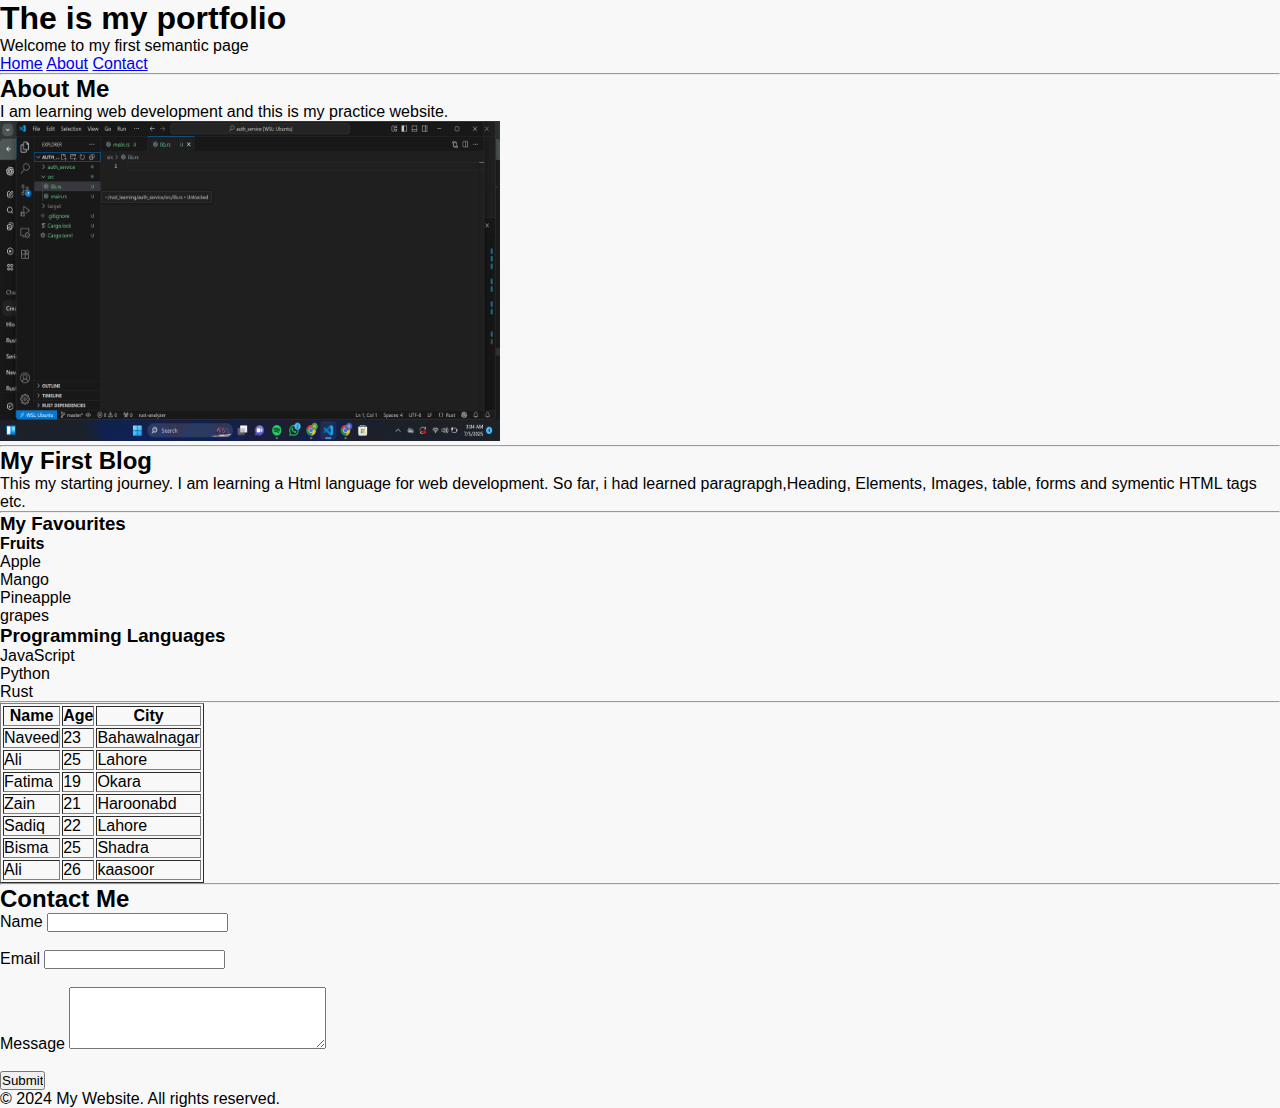
<file: index.html>
<!DOCTYPE html>
<html lang="en">
<head>
  <meta charset="UTF-8">
  <link rel="stylesheet" href="Style.css">
  <meta name="viewport" content="width=device-width, initial-scale=1.0">
  <title>Web page</title>
</head>
<body>
  
  <header>
    <h1>The is my portfolio
    </h1>
    <p>Welcome to my first semantic page</p>
    </header>
    <nav>
      <a href="#">Home</a>
      <a href="#">About</a>
      <a href="#">Contact</a>
    </nav>
    <hr>
    <section>
      <h2>About Me</h2>
      <p>I am learning web development and this is my practice website.</p>
      <img src="Screenshot (3).png" alt="Picture" width="500" height="320">
    </section>
  </hr>
  <hr>
    <article>
      <h2>
        My First Blog
      </h2>
      <p>This my starting journey. I am learning a Html language for web development. So far, i had learned paragrapgh,Heading, Elements, Images, table, forms and symentic HTML tags etc.</p>
    </article>
</hr>
<hr>
<section>
  <h3>My Favourites</h3>
  <h4>Fruits</h4>
  <ul>
    <li>Apple</li>
    <li>Mango</li>
    <li>Pineapple</li>
    <li>grapes</li>
  </ul>
   <h3>Programming Languages</h3>
    <ol>
      <li>JavaScript</li>
      <li>Python</li>
      <li>Rust</li>
    </ol>
</section>
<hr>
<section>
    <table border="1"> 
         <tr>
            <th>Name</th>
            <th>Age</th>
            <th>City</th>
            </tr>
            <tr>
            <td>Naveed</td>
            <td>23</td>     
            <td>Bahawalnagar</td>
            </tr>
            <tr>
            <td>Ali</td>
            <td>25</td>     
            <td>Lahore</td>
            </tr>
             <tr>
            <td>Fatima</td>
            <td>19</td>     
            <td>Okara</td>
            </tr>
             <tr>
            <td>Zain</td>
            <td>21</td>     
            <td>Haroonabd</td>
            </tr>
             <tr>
            <td>Sadiq</td>
            <td>22</td>     
            <td>Lahore</td>
            </tr>
             <tr>
            <td>Bisma</td>
            <td>25</td>     
            <td>Shadra</td>
            </tr>
             <tr>
            <td>Ali</td>
            <td>26</td>     
            <td>kaasoor</td>
            </tr>
    </table>
  </section>
</hr>
<hr>
<section>
  <h2>
    Contact Me
  </h2>
  <form>
    <label>Name</label>
    <input type="text" name="name"><br><br>
    <label>Email</label>  
    <input type="email" name="email"><br><br>
    
    <label>Message</label>

    <textarea name="message" rows="4" cols="30"></textarea><br><br>
    <input type="submit" value="Submit">
  </form>
</section>
</hr>
<footer>
  <p>&copy; 2024 My Website. All rights reserved.</p>
  
    
</body>
</html>
</file>
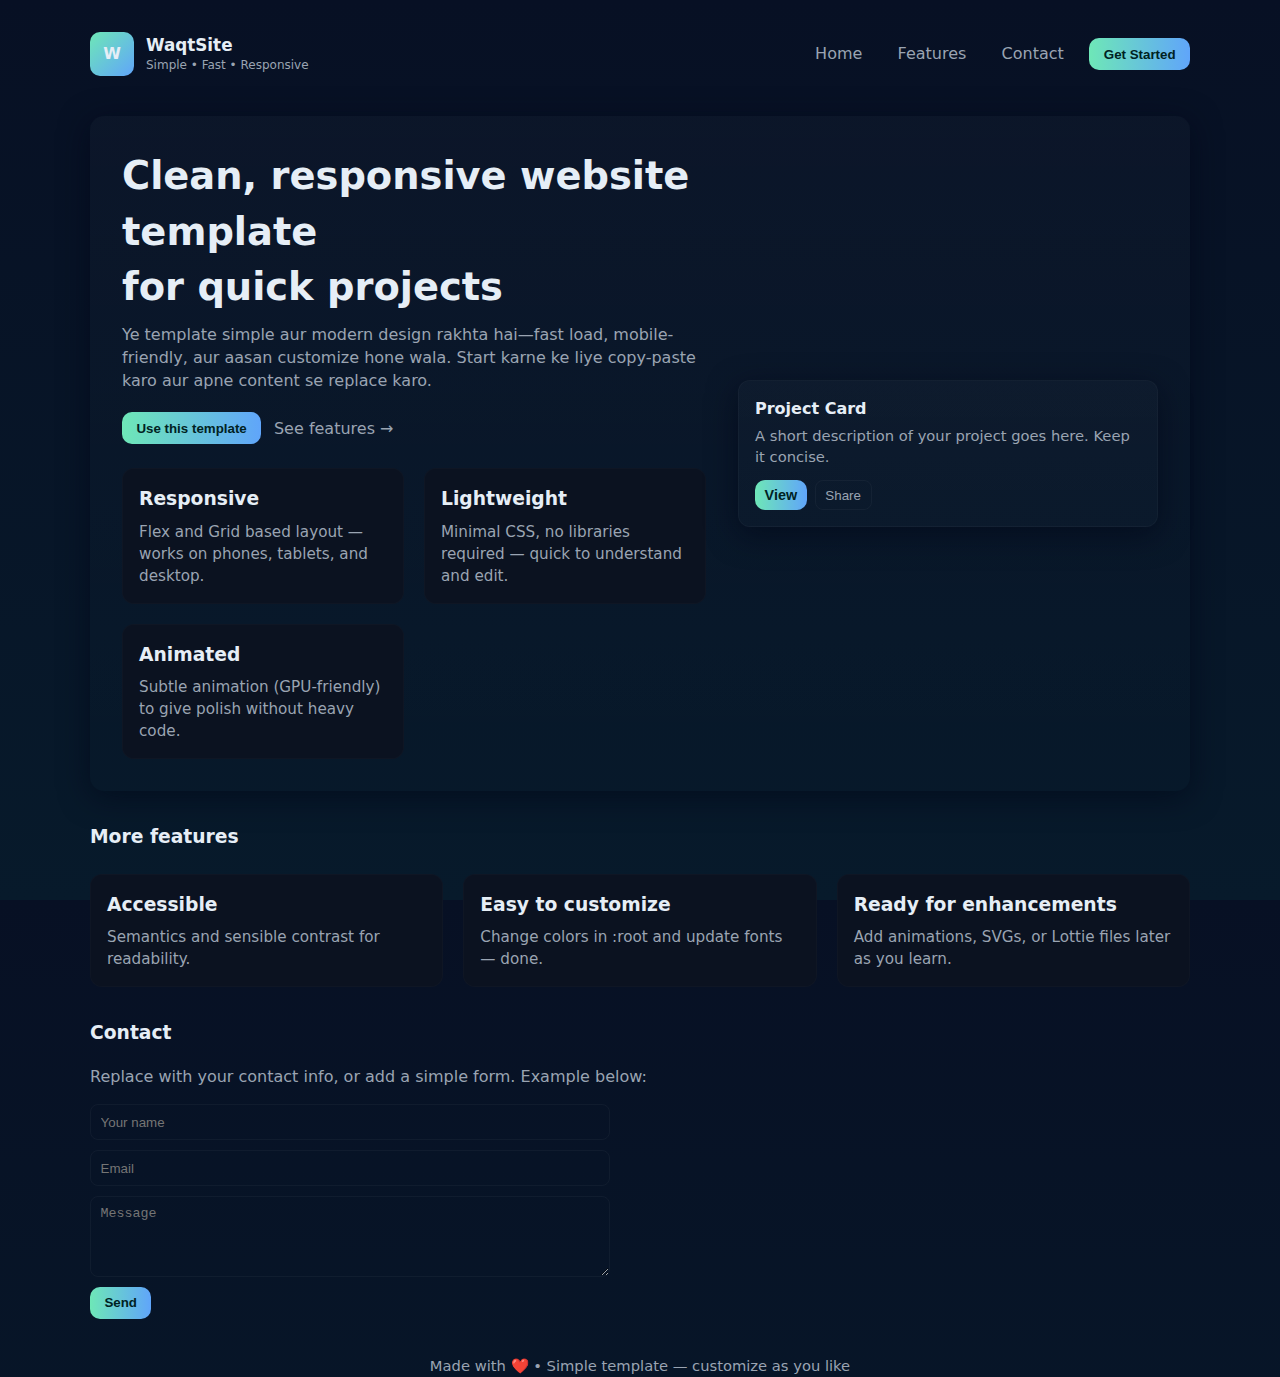
<file: New2nd/index.html>
<!DOCTYPE html>
<html lang="en">
<head>
  <meta charset="utf-8" />
  <meta name="viewport" content="width=device-width, initial-scale=1" />
  <title>Simple Responsive Site — Template</title>
  <!-- Minimal, clean single-file template. Copy this into index.html and open in browser. -->
  <style>
    :root{
      --bg: #0f172a;
      --card: #0b1220;
      --muted: #9aa4b2;
      --accent: #6ee7b7;
      --accent-2: #60a5fa;
      --glass: rgba(255,255,255,0.04);
      --radius: 14px;
      --maxw: 1100px;
      --gap: 1.25rem;
      --ff: system-ui, -apple-system, 'Segoe UI', Roboto, 'Helvetica Neue', Arial;
    }
    *{box-sizing:border-box}
    html,body{height:100%}
    body{
      margin:0;
      font-family:var(--ff);
      background: linear-gradient(180deg,#071024 0%, #071a2b 100%);
      color: #e6eef6;
      -webkit-font-smoothing:antialiased;
      -moz-osx-font-smoothing:grayscale;
      line-height:1.45;
      padding:2rem 1rem;
    }
    .wrap{max-width:var(--maxw);margin:0 auto}

    /* Header */
    header{display:flex;align-items:center;justify-content:space-between;gap:1rem;margin-bottom:2.5rem}
    .brand{display:flex;align-items:center;gap:0.75rem}
    .logo{width:44px;height:44px;border-radius:10px;background:linear-gradient(135deg,var(--accent),var(--accent-2));display:grid;place-items:center;font-weight:700}
    .brand h1{font-size:1.05rem;margin:0}
    nav{display:flex;gap:1rem;align-items:center}
    nav a{color:var(--muted);text-decoration:none;padding:0.35rem 0.6rem;border-radius:8px}
    nav a:hover{color:var(--accent);background:var(--glass)}
    .cta{padding:0.55rem 0.9rem;background:linear-gradient(90deg,var(--accent),var(--accent-2));color:#022;border:none;border-radius:10px;cursor:pointer;font-weight:600}

    /* Mobile nav */
    .menu-toggle{display:none;background:transparent;border:1px solid rgba(255,255,255,0.06);padding:0.35rem;border-radius:8px;color:var(--muted)}

    /* Hero */
    .hero{display:grid;grid-template-columns:1fr 420px;gap:2rem;align-items:center;padding:2rem;background:linear-gradient(180deg, rgba(255,255,255,0.02), transparent);border-radius:var(--radius);box-shadow:0 6px 30px rgba(2,6,23,0.6)}
    .hero h2{margin:0 0 0.5rem 0;font-size:clamp(1.6rem,3.6vw,2.4rem)}
    .hero p{margin:0 0 1.2rem 0;color:var(--muted)}
    .hero .actions{display:flex;gap:0.8rem}

    /* Floating card (visual interest) */
    .card{background:linear-gradient(180deg, rgba(255,255,255,0.02), rgba(255,255,255,0.01));padding:1rem;border-radius:12px;border:1px solid rgba(255,255,255,0.03);box-shadow:0 8px 30px rgba(2,6,23,0.6)}
    .demo-card{transform-origin:center;animation:float 6s ease-in-out infinite}
    @keyframes float{0%{transform:translateY(0) rotate(-1deg)}50%{transform:translateY(-10px) rotate(1deg)}100%{transform:translateY(0) rotate(-1deg)}}
    .demo-card .title{font-weight:700;margin-bottom:0.3rem}
    .demo-card .line{color:var(--muted);font-size:0.92rem}

    /* Features */
    .features{display:grid;grid-template-columns:repeat(auto-fit,minmax(200px,1fr));gap:var(--gap);margin-top:1.5rem}
    .feature{background:var(--card);padding:1rem;border-radius:12px;border:1px solid rgba(255,255,255,0.02)}
    .feature h3{margin:0 0 0.5rem 0}
    .feature p{margin:0;color:var(--muted);font-size:0.95rem}

    /* Footer */
    footer{margin-top:2.25rem;text-align:center;color:var(--muted);font-size:0.92rem}

    /* Responsive tweaks */
    @media (max-width:900px){
      .hero{grid-template-columns:1fr;}
      .menu-toggle{display:inline-flex}
      nav{display:none}
      .hero{padding:1.25rem}
    }

    @media (max-width:480px){
      body{padding:1rem}
      .brand h1{font-size:0.96rem}
      .logo{width:40px;height:40px}
    }
  </style>
</head>
<body>
  <div class="wrap">
    <header>
      <div class="brand">
        <div class="logo">W</div>
        <div>
          <h1>WaqtSite</h1>
          <div style="font-size:12px;color:var(--muted)">Simple • Fast • Responsive</div>
        </div>
      </div>

      <nav>
        <a href="#">Home</a>
        <a href="#features">Features</a>
        <a href="#contact">Contact</a>
        <button class="cta" onclick="alert('Call to action')">Get Started</button>
      </nav>

      <button class="menu-toggle" aria-expanded="false" aria-label="Open menu" onclick="toggleNav(this)">☰</button>
    </header>

    <main>
      <section class="hero" aria-labelledby="hero-title">
        <div>
          <h2 id="hero-title">Clean, responsive website template<br/>for quick projects</h2>
          <p>Ye template simple aur modern design rakhta hai—fast load, mobile-friendly, aur aasan customize hone wala. Start karne ke liye copy-paste karo aur apne content se replace karo.</p>

          <div class="actions">
            <button class="cta" onclick="alert('Start building')">Use this template</button>
            <a href="#features" style="align-self:center;color:var(--muted);text-decoration:none">See features →</a>
          </div>

          <div class="features" style="margin-top:1.5rem">
            <div class="feature">
              <h3>Responsive</h3>
              <p>Flex and Grid based layout — works on phones, tablets, and desktop.</p>
            </div>
            <div class="feature">
              <h3>Lightweight</h3>
              <p>Minimal CSS, no libraries required — quick to understand and edit.</p>
            </div>
            <div class="feature">
              <h3>Animated</h3>
              <p>Subtle animation (GPU-friendly) to give polish without heavy code.</p>
            </div>
          </div>
        </div>

        <aside>
          <div class="card demo-card" role="img" aria-label="Demo floating card">
            <div class="title">Project Card</div>
            <div class="line">A short description of your project goes here. Keep it concise.</div>
            <div style="margin-top:0.8rem;display:flex;gap:0.5rem">
              <button class="cta" style="padding:0.4rem 0.6rem;font-size:0.9rem">View</button>
              <button style="padding:0.4rem 0.6rem;border-radius:8px;border:1px solid rgba(255,255,255,0.04);background:transparent;color:var(--muted)">Share</button>
            </div>
          </div>
        </aside>
      </section>

      <section id="features" style="margin-top:2rem">
        <h3 style="margin-bottom:0.75rem">More features</h3>
        <div class="features">
          <div class="feature"><h3>Accessible</h3><p>Semantics and sensible contrast for readability.</p></div>
          <div class="feature"><h3>Easy to customize</h3><p>Change colors in :root and update fonts — done.</p></div>
          <div class="feature"><h3>Ready for enhancements</h3><p>Add animations, SVGs, or Lottie files later as you learn.</p></div>
        </div>
      </section>

      <section id="contact" style="margin-top:2rem">
        <h3>Contact</h3>
        <p style="color:var(--muted)">Replace with your contact info, or add a simple form. Example below:</p>
        <form style="display:flex;flex-direction:column;gap:0.6rem;max-width:520px">
          <input placeholder="Your name" style="padding:0.6rem;border-radius:8px;border:1px solid rgba(255,255,255,0.04);background:transparent;color:inherit" />
          <input placeholder="Email" style="padding:0.6rem;border-radius:8px;border:1px solid rgba(255,255,255,0.04);background:transparent;color:inherit" />
          <textarea placeholder="Message" rows="4" style="padding:0.6rem;border-radius:8px;border:1px solid rgba(255,255,255,0.04);background:transparent;color:inherit"></textarea>
          <div>
            <button class="cta" type="button" onclick="alert('Message sent (demo)')">Send</button>
          </div>
        </form>
      </section>

    </main>

    <footer>
      <div>Made with ❤️ • Simple template — customize as you like</div>
    </footer>
  </div>

  <script>
    function toggleNav(btn){
      const nav = document.querySelector('nav');
      const expanded = btn.getAttribute('aria-expanded') === 'true';
      btn.setAttribute('aria-expanded', String(!expanded));
      if(nav.style.display === 'flex') nav.style.display = 'none';
      else nav.style.display = 'flex';
    }
  </script>
</body>
</html>
</file>
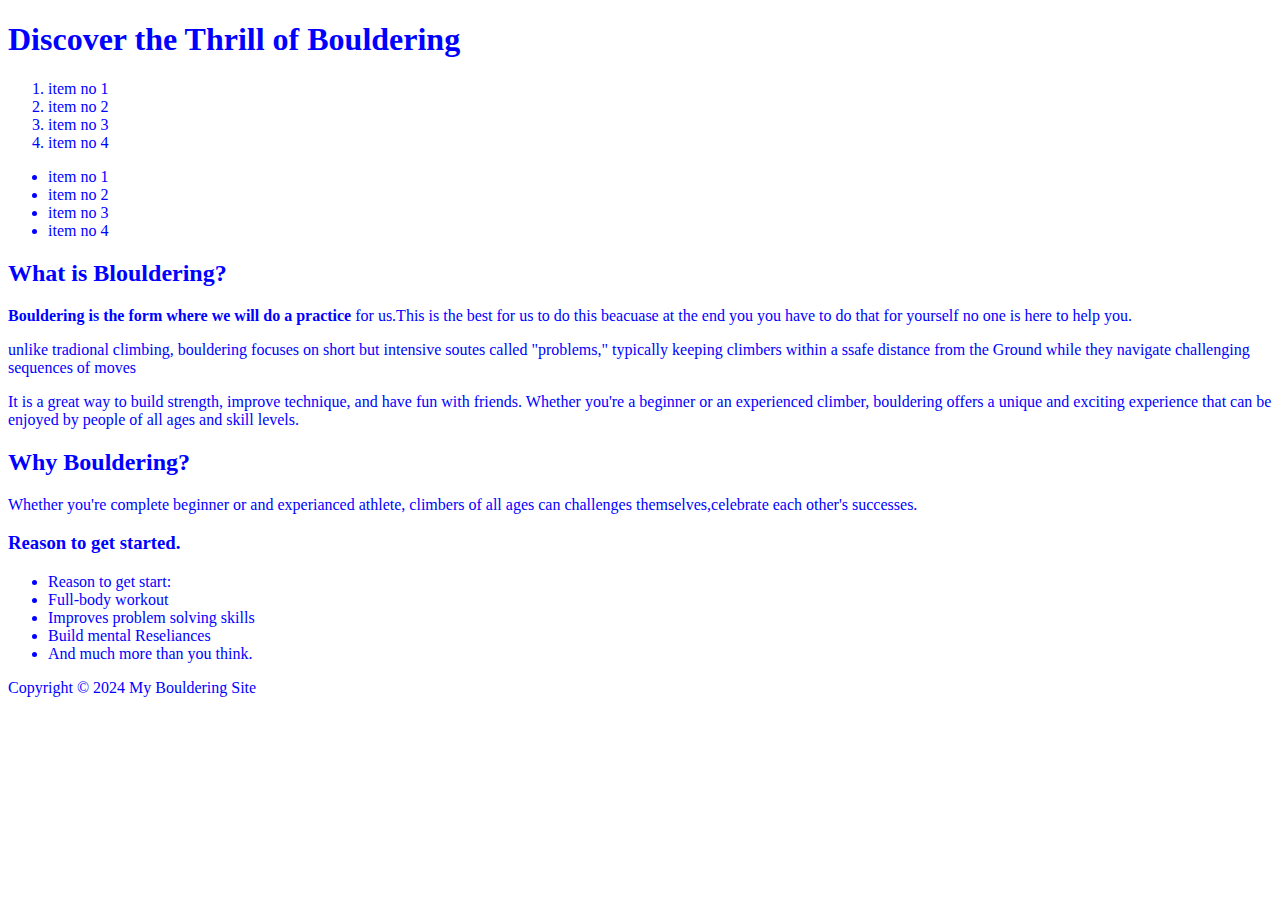
<file: New2nd/3rd Folder/3rdp/index.html>
<!DOCTYPE html>
<html lang="en">
<head>
    <meta charset="UTF-8">
    <meta name="viewport" content="width=device-width, initial-scale=1.0">
<link rel="stylesheet" href="style.css">
   <title>Practice</title>
</head>
<body>
    <!--I can only use this for my practice . and write what i want-->
    <header>
      <!--logo will go here-->
    </header>
    <main>

      <section>
  <h1>
    Discover the Thrill of Bouldering</h1>
    
    <ol>
       <li> item no 1 </li>
       <li> item no 2 </li>
        <li>item no 3 </li>
        <li>item no 4 </li>
    </ol>
    <ul>
        <li>item no 1</li>
        <li>item no 2</li>
      <li>item no 3</li>
        <li>item no 4
</li>    </ul>
    <h2>What is Blouldering?</h2>
    <p> <strong>Bouldering is the form where we will do a practice</strong> for us.This is the best for us to do this beacuase at the end you you have to do that for yourself no one is here to help you.</p>
    <p>unlike tradional climbing, bouldering focuses on short but intensive soutes called "problems," typically keeping climbers within a ssafe distance from the Ground while they navigate challenging sequences of moves</p>
    <p>It is a great way to build strength, improve technique, and have fun with friends. Whether you're a beginner or an experienced climber, bouldering offers a unique and exciting experience that can be enjoyed by people of all ages and skill levels.</p>
      </section>

    <section>
    <h2>Why Bouldering?</h2>
    <p>Whether you're complete beginner or and experianced athlete, climbers of all ages can challenges themselves,celebrate each other's successes.</p>
     <h3>Reason to get started.</h3>
     <ul>
     <li>Reason to get start:</li>
     <li>Full-body workout</li>
     <li>Improves problem solving skills</li>
     <li>Build mental Reseliances</li>
     <li>And much more than you think.</li>
     </ul>
    </section>
  </main>
  <footer>
    <p>Copyright &copy; 2024 My Bouldering Site</p>
  </footer>
</body>
</html>
</file>
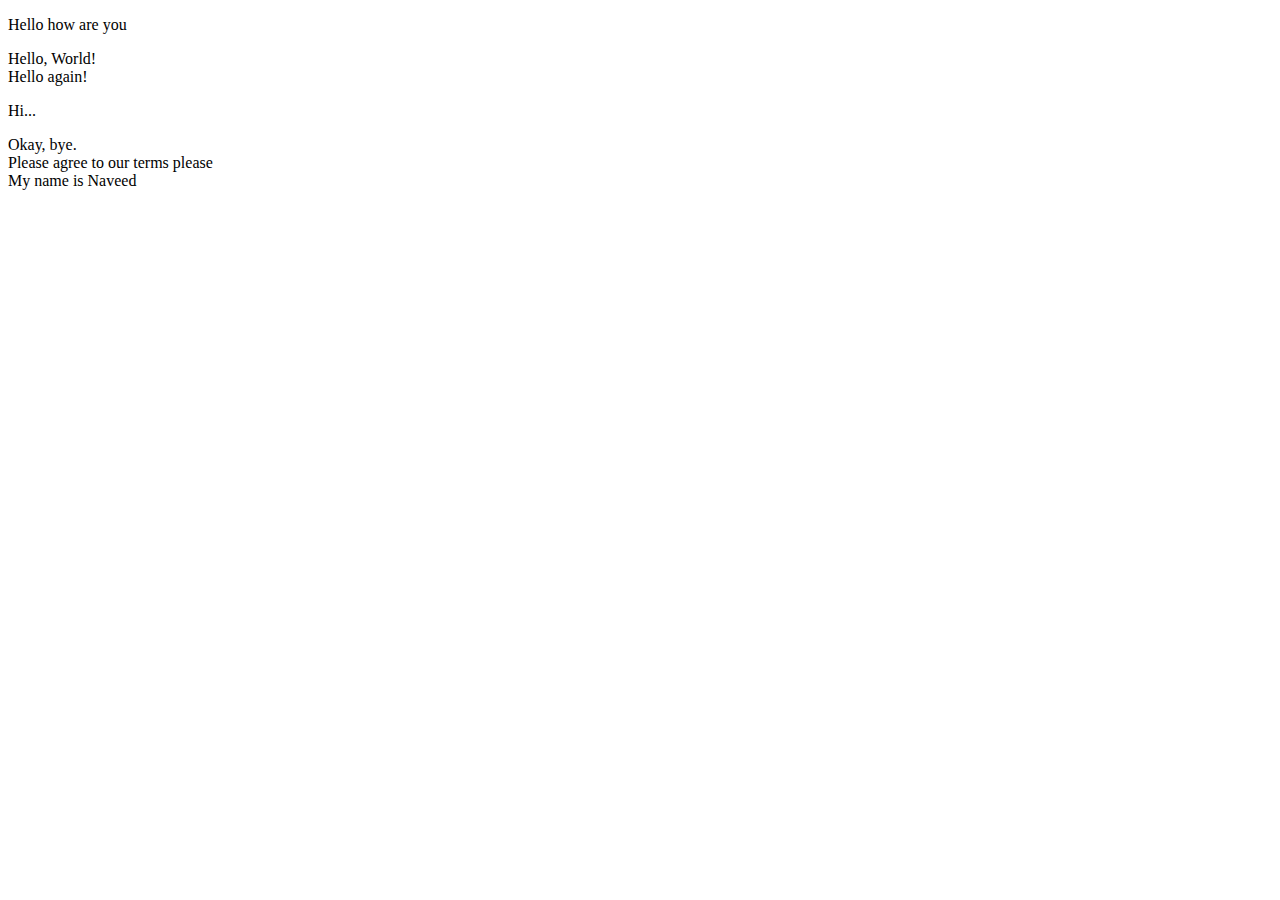
<file: New2nd/3rd Folder/Css practice/index.html>
<!DOCTYPE html>
<html lang="en">
<head>
    <meta charset="UTF-8">
    <meta name="viewport" content="width=device-width, initial-scale=1.0">
    <link rel="stylesheet" href="sstyle.css">
    <title>Document</title>
</head>
<body>
    <P>Hello how are you</P>

    <!-- index.html -->

<div>Hello, World!</div>
<div>Hello again!</div>
<p>Hi...</p>
<div>Okay, bye.</div>
<div class="Horsuna">Please agree to our terms please</div>
<div id="tired">My name is Naveed</div>

</body>
</html>
</file>
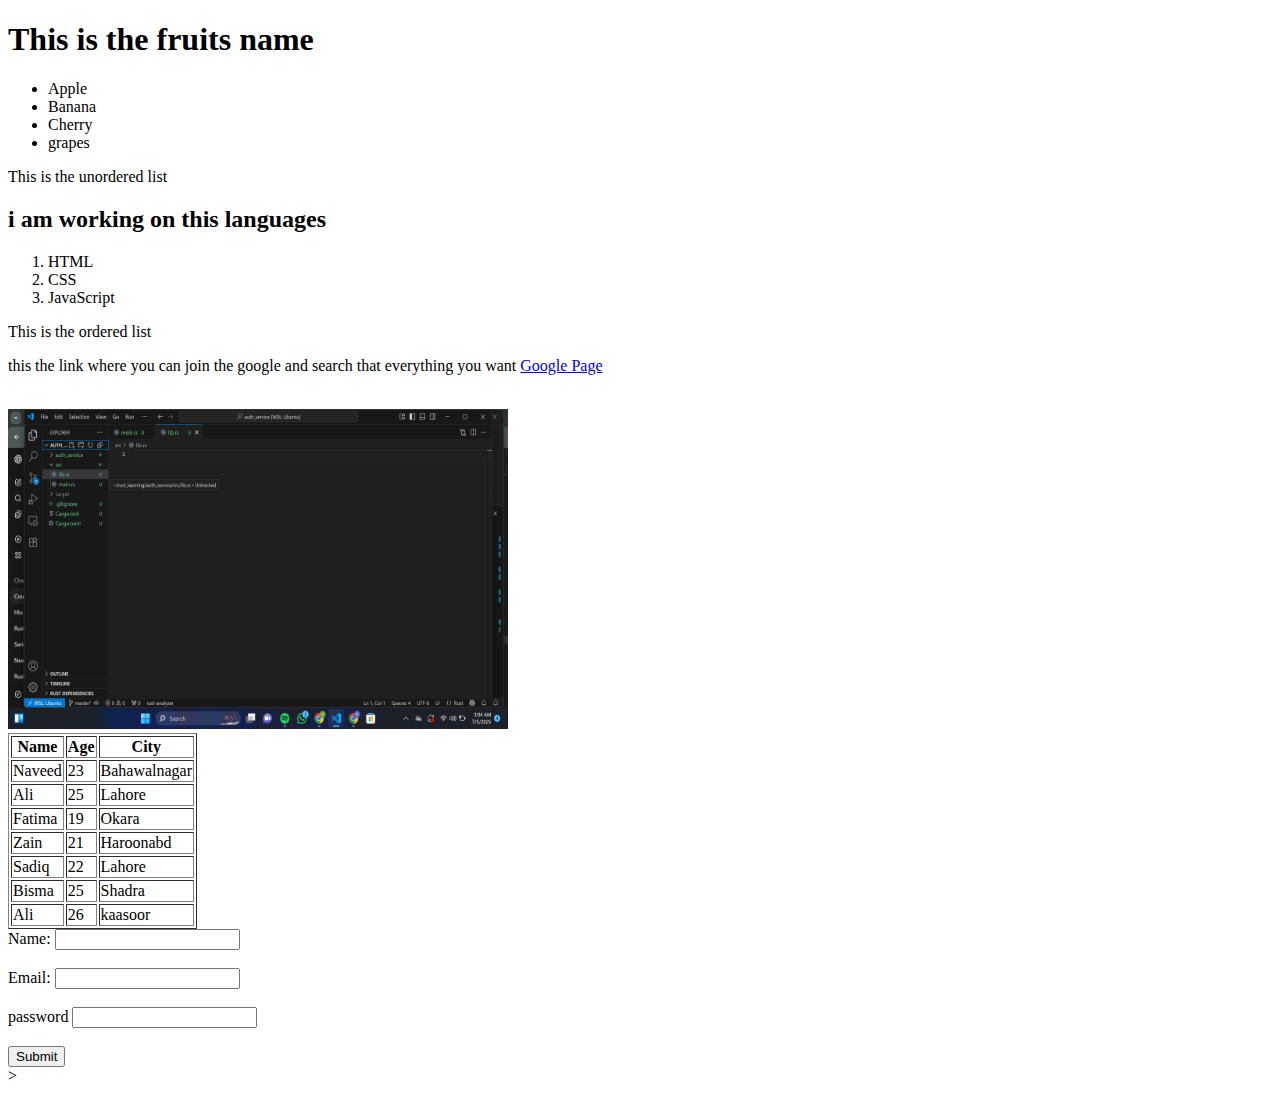
<file: index1.html>
<!DOCTYPE html>
<html lang="en">
<head>
    <meta charset="UTF-8">
    <meta name="viewport" content="width=>, initial-scale=1.0">
    <title>Document</title>
</head>
<h1>This is the fruits name</h1>
<body>
    <ul> 
        
        <li>Apple</li>
        <li>Banana</li>
        <li>Cherry</li> 
        <li>grapes  </li>
    </ul>
     <p>This is the unordered list</p>
     <h2>i am working on this languages</h2>
     <ol>
        <li>HTML</li>
        <li>CSS</li>
        <li>JavaScript</li>
     </ol>
   <p> This is the ordered list</p>
   <P> this the link where you can join the google and search that everything you want <a href="https://www.google.com/">Google Page</a> </P>
    
    <br>

    <img src="Screenshot (3).png" alt="Picture" width="500" height="320">

    <table border="1"> 
         <tr>
            <th>Name</th>
            <th>Age</th>
            <th>City</th>
            </tr>
            <tr>
            <td>Naveed</td>
            <td>23</td>     
            <td>Bahawalnagar</td>
            </tr>
            <tr>
            <td>Ali</td>
            <td>25</td>     
            <td>Lahore</td>
            </tr>
             <tr>
            <td>Fatima</td>
            <td>19</td>     
            <td>Okara</td>
            </tr>
             <tr>
            <td>Zain</td>
            <td>21</td>     
            <td>Haroonabd</td>
            </tr>
             <tr>
            <td>Sadiq</td>
            <td>22</td>     
            <td>Lahore</td>
            </tr>
             <tr>
            <td>Bisma</td>
            <td>25</td>     
            <td>Shadra</td>
            </tr>
             <tr>
            <td>Ali</td>
            <td>26</td>     
            <td>kaasoor</td>
            </tr>
    </table>
    <form>
        <label>Name:</label>
        <input type="text" name="username"><br><br>
        <label>Email:</label>
        <input type="email" name="email"><br><br>
        <label>password</label>
        <input type="password" name="password"><br><br>
        <input type="submit" value="Submit">
    </form>>
</body>
</html>
</file>
<file: New2nd/3rd Folder/3rdp/style.css>
* {
    color:blue
}
</file>
<file: New2nd/3rd Folder/Css practice/sstyle.css>
.box {
    border: 2px solid black;
    padding: 10px;
    margin: 10px 4;

}
.read {
    background-color: gray;
    border-radius: 10px;
    padding: 10px;
}
.unread {
    font-weight: bold;
    background-color: rgb(90, 90, 47);
    border-radius: 10px;
    padding: 10px;
}
</file>
<file: Style.css>
/* Reset default styles */
* {
    margin: 0;
    padding: 0;
    box-sizing: border-box;
}

/* Set background and font */
body {
    font-family: Arial, sans-serif;
    background-color: #f8f8f8;
}

/* Container for the Pinterest-style layout */
.container {
    column-count: 3; /* 3 columns like Pinterest */
    column-gap: 15px;
    padding: 20px;
}

/* Individual pin (image box) */
.pin {
    width: 100%;
    margin-bottom: 15px;
    break-inside: avoid; /* Prevents breaking inside columns */
}

/* Image styling */
.pin img {
    width: 100%;
    border-radius: 10px; /* Rounded corners */
    display: block;
}

/* Responsive layout for tablets */
@media (max-width: 800px) {
    .container {
        column-count: 2;
    }
}

/* Responsive layout for mobile phones */
@media (max-width: 500px) {
    .container {
        column-count: 1;
    }
}
</file>
